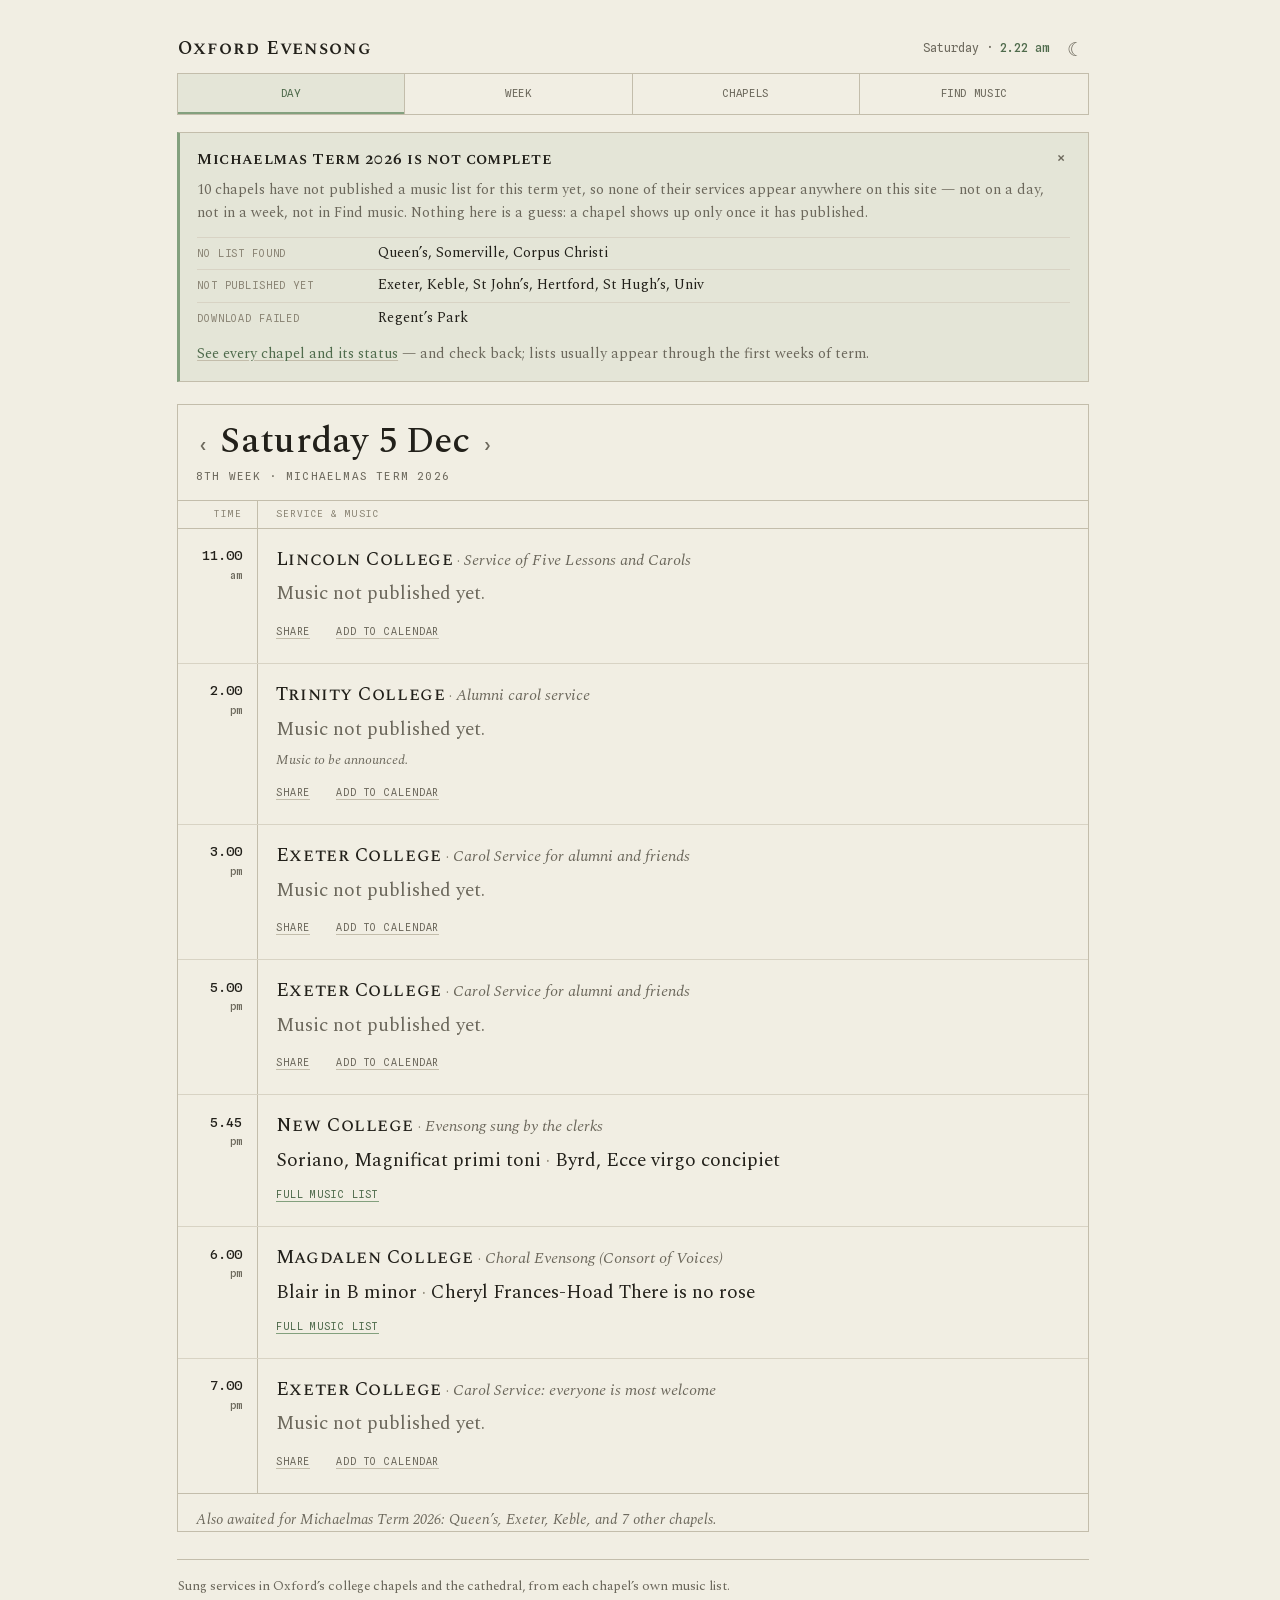
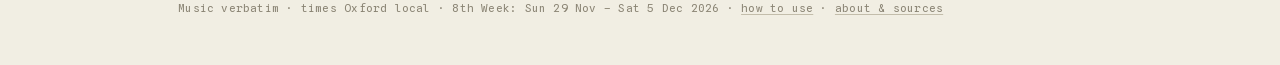
<file: index.html>
<!doctype html>
<html lang="en">
<head>
<meta charset="utf-8">
<meta name="viewport" content="width=device-width, initial-scale=1">
<meta name="color-scheme" content="light dark">
<meta name="description" content="Sung services in Oxford's college chapels and the cathedral: what's on each day, when, and what music is sung, from the chapels' own published music lists.">
<title>Oxford Evensong</title>

<!-- The palette behind the browser / phone chrome, per scheme. -->
<meta name="theme-color" content="#F1EEE3" media="(prefers-color-scheme: light)">
<meta name="theme-color" content="#191813" media="(prefers-color-scheme: dark)">

<!-- Link-unfurl tags. Crawlers read only this static HTML (no JS), so every URL
     shares one generic preview; per-service previews would need generated pages.
     og:url and og:image are absolute because relative URLs don't resolve for
     crawlers. The card itself is rendered from design/og.html — see
     scripts/make-images.mjs. -->
<link rel="canonical" href="https://oxfordevensong.com/">
<meta property="og:type" content="website">
<meta property="og:site_name" content="Oxford Evensong">
<meta property="og:title" content="Oxford Evensong">
<meta property="og:description" content="Sung services in Oxford's college chapels and the cathedral: what's on each day, when, and what music is sung.">
<meta property="og:url" content="https://oxfordevensong.com/">
<meta property="og:image" content="https://oxfordevensong.com/assets/og.png">
<meta property="og:image:width" content="1200">
<meta property="og:image:height" content="630">
<meta property="og:image:alt" content="Oxford Evensong — sung services in Oxford's college chapels and the cathedral.">
<meta property="og:locale" content="en_GB">
<meta name="twitter:card" content="summary_large_image">
<meta name="twitter:title" content="Oxford Evensong">
<meta name="twitter:description" content="Sung services in Oxford's college chapels and the cathedral: what's on each day, when, and what music is sung.">
<meta name="twitter:image" content="https://oxfordevensong.com/assets/og.png">

<link rel="icon" href="assets/favicon.svg" type="image/svg+xml">
<link rel="icon" href="assets/icon-192.png" type="image/png" sizes="192x192">
<link rel="apple-touch-icon" href="assets/icon-180.png">
<link rel="manifest" href="site.webmanifest">
<meta name="apple-mobile-web-app-title" content="Evensong">

<link rel="preload" href="assets/fonts/spectral-400-latin.woff2" as="font" type="font/woff2" crossorigin>
<link rel="preload" href="assets/fonts/spectral-400i-latin.woff2" as="font" type="font/woff2" crossorigin>
<link rel="preload" href="assets/fonts/spectral-500-latin.woff2" as="font" type="font/woff2" crossorigin>
<link rel="preload" href="assets/fonts/spectral-sc-500-latin.woff2" as="font" type="font/woff2" crossorigin>
<link rel="preload" href="assets/fonts/spectral-sc-600-latin.woff2" as="font" type="font/woff2" crossorigin>
<link rel="preload" href="assets/fonts/spline-sans-mono-400-latin.woff2" as="font" type="font/woff2" crossorigin>
<link rel="preload" href="assets/fonts/spline-sans-mono-500-latin.woff2" as="font" type="font/woff2" crossorigin>

<link rel="stylesheet" href="assets/fonts.css">
<link rel="stylesheet" href="assets/style.css">
<script type="module" src="assets/app.js"></script>
</head>
<body>
<a class="skip" href="#main">Skip to the services</a>
<div id="app">
  <div class="sheet">
    <noscript>
      <div class="noscript">
        This site renders the chapels’ music lists in your browser and needs
        JavaScript. The underlying data is plain JSON under
        <a href="data/index.json">data/</a>, and every chapel’s own list is linked
        from the <a href="?view=about">about page</a>.
      </div>
    </noscript>
  </div>
</div>
</body>
</html>
</file>
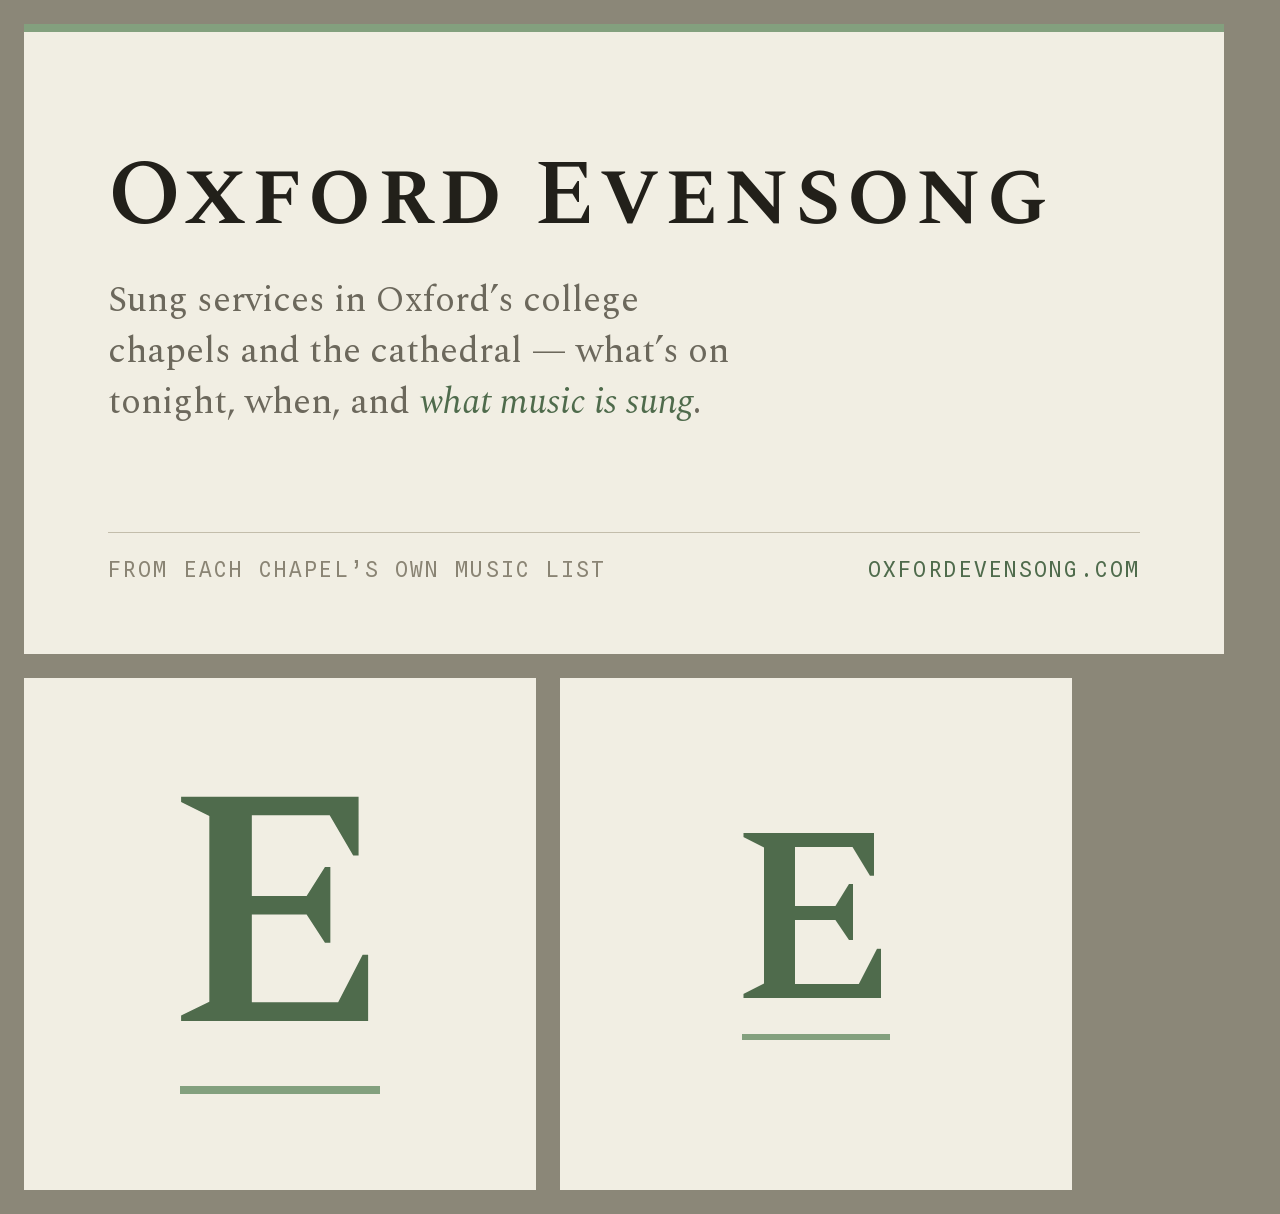
<file: design/og.html>
<!doctype html>
<html lang="en">
<head>
<meta charset="utf-8">
<title>Oxford Evensong — social card + icon artwork</title>
<!--
  Source artwork for the images the site's <head> points at. Rendered to PNG by
  `node scripts/make-images.mjs` (dev-only; needs a locally installed Playwright).
  Palette and type are the site's own — see assets/style.css.
  Open in a browser to review; every artboard is exactly its output size.
-->
<link rel="stylesheet" href="../assets/fonts.css">
<style>
  :root{
    --paper:#F1EEE3; --ink:#22201A; --mid:#6C685C; --faint:#8A8474;
    --rule:#C3BDAB; --accent:#83A07E; --accent-ink:#4F6B4C;
    --serif:"Spectral",Georgia,serif;
    --serif-sc:"Spectral SC","Spectral",Georgia,serif;
    --mono:"Spline Sans Mono",ui-monospace,Menlo,monospace;
  }
  *{box-sizing:border-box;margin:0;padding:0}
  body{background:#8b8778;display:flex;flex-wrap:wrap;gap:24px;padding:24px;align-items:flex-start}
  .board{background:var(--paper);color:var(--ink);font-family:var(--serif);position:relative;overflow:hidden}

  /* ---- 1200x630 link-unfurl card ---- */
  #og{width:1200px;height:630px;padding:72px 84px;display:flex;flex-direction:column}
  #og .rule{height:1px;background:var(--rule)}
  #og .wordmark{
    font-family:var(--serif-sc);font-weight:600;letter-spacing:.045em;
    font-size:92px;line-height:1.05;
  }
  #og .top{margin:auto 0}   /* centre the wordmark + strap in the free space */
  #og .strap{
    font-size:36px;line-height:1.42;color:var(--mid);margin-top:30px;max-width:19.5em;
    text-wrap:balance;
  }
  #og .strap em{font-style:italic;color:var(--accent-ink)}
  #og .foot{
    margin-top:auto;display:flex;justify-content:space-between;align-items:baseline;
    font-family:var(--mono);font-size:21px;letter-spacing:.1em;text-transform:uppercase;
    color:var(--faint);padding-top:24px;border-top:1px solid var(--rule);
  }
  #og .foot .url{color:var(--accent-ink)}
  /* the sage stave that marks the top edge — the site's one accent, used once */
  #og .stave{position:absolute;inset:0 0 auto 0;height:8px;background:var(--accent)}

  /* ---- app / home-screen icon ---- */
  .icon{display:grid;place-items:center;position:relative}
  .icon .glyph{
    font-family:var(--serif-sc);font-weight:600;color:var(--accent-ink);
    letter-spacing:.02em;line-height:1;
  }
  .icon .bar{position:absolute;left:50%;transform:translateX(-50%);background:var(--accent)}

  /* square icon: E filling the tile, a sage rule beneath it */
  #icon512{width:512px;height:512px}
  #icon512 .glyph{font-size:340px;transform:translateY(-14px)}
  #icon512 .bar{bottom:96px;width:200px;height:8px}

  /* maskable: the same mark inside the 80% safe zone, ground bled to the edge */
  #mask512{width:512px;height:512px}
  #mask512 .glyph{font-size:250px;transform:translateY(-10px)}
  #mask512 .bar{bottom:150px;width:148px;height:6px}
</style>
</head>
<body>

<div class="board" id="og">
  <div class="stave"></div>
  <div class="top">
    <div class="wordmark">Oxford Evensong</div>
    <div class="strap">
      Sung services in Oxford’s college chapels and the cathedral — what’s on
      tonight, when, and <em>what music is sung</em>.
    </div>
  </div>
  <div class="foot">
    <span>From each chapel’s own music list</span>
    <span class="url">oxfordevensong.com</span>
  </div>
</div>

<div class="board icon" id="icon512"><span class="glyph">E</span><span class="bar"></span></div>
<div class="board icon" id="mask512"><span class="glyph">E</span><span class="bar"></span></div>

</body>
</html>
</file>
<file: assets/fonts.css>
/* Oxford Evensong — self-hosted fonts (Google Fonts, OFL).
   Spectral & Spectral SC: Production Type. Spline Sans Mono: Studio Triple.
   Latin + Latin-ext subsets only. Regenerated from Google's css2 output. */

@font-face{
  font-family:'Spectral';
  font-style:italic;
  font-weight:400;
  font-display:swap;
  src:url(fonts/spectral-400i-latin-ext.woff2) format('woff2');
  unicode-range:U+0100-02BA, U+02BD-02C5, U+02C7-02CC, U+02CE-02D7, U+02DD-02FF, U+0304, U+0308, U+0329, U+1D00-1DBF, U+1E00-1E9F, U+1EF2-1EFF, U+2020, U+20A0-20AB, U+20AD-20C0, U+2113, U+2C60-2C7F, U+A720-A7FF;
}
@font-face{
  font-family:'Spectral';
  font-style:italic;
  font-weight:400;
  font-display:swap;
  src:url(fonts/spectral-400i-latin.woff2) format('woff2');
  unicode-range:U+0000-00FF, U+0131, U+0152-0153, U+02BB-02BC, U+02C6, U+02DA, U+02DC, U+0304, U+0308, U+0329, U+2000-206F, U+20AC, U+2122, U+2191, U+2193, U+2212, U+2215, U+FEFF, U+FFFD;
}
@font-face{
  font-family:'Spectral';
  font-style:normal;
  font-weight:400;
  font-display:swap;
  src:url(fonts/spectral-400-latin-ext.woff2) format('woff2');
  unicode-range:U+0100-02BA, U+02BD-02C5, U+02C7-02CC, U+02CE-02D7, U+02DD-02FF, U+0304, U+0308, U+0329, U+1D00-1DBF, U+1E00-1E9F, U+1EF2-1EFF, U+2020, U+20A0-20AB, U+20AD-20C0, U+2113, U+2C60-2C7F, U+A720-A7FF;
}
@font-face{
  font-family:'Spectral';
  font-style:normal;
  font-weight:400;
  font-display:swap;
  src:url(fonts/spectral-400-latin.woff2) format('woff2');
  unicode-range:U+0000-00FF, U+0131, U+0152-0153, U+02BB-02BC, U+02C6, U+02DA, U+02DC, U+0304, U+0308, U+0329, U+2000-206F, U+20AC, U+2122, U+2191, U+2193, U+2212, U+2215, U+FEFF, U+FFFD;
}
@font-face{
  font-family:'Spectral';
  font-style:normal;
  font-weight:500;
  font-display:swap;
  src:url(fonts/spectral-500-latin-ext.woff2) format('woff2');
  unicode-range:U+0100-02BA, U+02BD-02C5, U+02C7-02CC, U+02CE-02D7, U+02DD-02FF, U+0304, U+0308, U+0329, U+1D00-1DBF, U+1E00-1E9F, U+1EF2-1EFF, U+2020, U+20A0-20AB, U+20AD-20C0, U+2113, U+2C60-2C7F, U+A720-A7FF;
}
@font-face{
  font-family:'Spectral';
  font-style:normal;
  font-weight:500;
  font-display:swap;
  src:url(fonts/spectral-500-latin.woff2) format('woff2');
  unicode-range:U+0000-00FF, U+0131, U+0152-0153, U+02BB-02BC, U+02C6, U+02DA, U+02DC, U+0304, U+0308, U+0329, U+2000-206F, U+20AC, U+2122, U+2191, U+2193, U+2212, U+2215, U+FEFF, U+FFFD;
}
@font-face{
  font-family:'Spectral';
  font-style:normal;
  font-weight:600;
  font-display:swap;
  src:url(fonts/spectral-600-latin-ext.woff2) format('woff2');
  unicode-range:U+0100-02BA, U+02BD-02C5, U+02C7-02CC, U+02CE-02D7, U+02DD-02FF, U+0304, U+0308, U+0329, U+1D00-1DBF, U+1E00-1E9F, U+1EF2-1EFF, U+2020, U+20A0-20AB, U+20AD-20C0, U+2113, U+2C60-2C7F, U+A720-A7FF;
}
@font-face{
  font-family:'Spectral';
  font-style:normal;
  font-weight:600;
  font-display:swap;
  src:url(fonts/spectral-600-latin.woff2) format('woff2');
  unicode-range:U+0000-00FF, U+0131, U+0152-0153, U+02BB-02BC, U+02C6, U+02DA, U+02DC, U+0304, U+0308, U+0329, U+2000-206F, U+20AC, U+2122, U+2191, U+2193, U+2212, U+2215, U+FEFF, U+FFFD;
}
@font-face{
  font-family:'Spectral SC';
  font-style:normal;
  font-weight:500;
  font-display:swap;
  src:url(fonts/spectral-sc-500-latin-ext.woff2) format('woff2');
  unicode-range:U+0100-02BA, U+02BD-02C5, U+02C7-02CC, U+02CE-02D7, U+02DD-02FF, U+0304, U+0308, U+0329, U+1D00-1DBF, U+1E00-1E9F, U+1EF2-1EFF, U+2020, U+20A0-20AB, U+20AD-20C0, U+2113, U+2C60-2C7F, U+A720-A7FF;
}
@font-face{
  font-family:'Spectral SC';
  font-style:normal;
  font-weight:500;
  font-display:swap;
  src:url(fonts/spectral-sc-500-latin.woff2) format('woff2');
  unicode-range:U+0000-00FF, U+0131, U+0152-0153, U+02BB-02BC, U+02C6, U+02DA, U+02DC, U+0304, U+0308, U+0329, U+2000-206F, U+20AC, U+2122, U+2191, U+2193, U+2212, U+2215, U+FEFF, U+FFFD;
}
@font-face{
  font-family:'Spectral SC';
  font-style:normal;
  font-weight:600;
  font-display:swap;
  src:url(fonts/spectral-sc-600-latin-ext.woff2) format('woff2');
  unicode-range:U+0100-02BA, U+02BD-02C5, U+02C7-02CC, U+02CE-02D7, U+02DD-02FF, U+0304, U+0308, U+0329, U+1D00-1DBF, U+1E00-1E9F, U+1EF2-1EFF, U+2020, U+20A0-20AB, U+20AD-20C0, U+2113, U+2C60-2C7F, U+A720-A7FF;
}
@font-face{
  font-family:'Spectral SC';
  font-style:normal;
  font-weight:600;
  font-display:swap;
  src:url(fonts/spectral-sc-600-latin.woff2) format('woff2');
  unicode-range:U+0000-00FF, U+0131, U+0152-0153, U+02BB-02BC, U+02C6, U+02DA, U+02DC, U+0304, U+0308, U+0329, U+2000-206F, U+20AC, U+2122, U+2191, U+2193, U+2212, U+2215, U+FEFF, U+FFFD;
}
@font-face{
  font-family:'Spline Sans Mono';
  font-style:normal;
  font-weight:400;
  font-display:swap;
  src:url(fonts/spline-sans-mono-400-latin-ext.woff2) format('woff2');
  unicode-range:U+0100-02BA, U+02BD-02C5, U+02C7-02CC, U+02CE-02D7, U+02DD-02FF, U+0304, U+0308, U+0329, U+1D00-1DBF, U+1E00-1E9F, U+1EF2-1EFF, U+2020, U+20A0-20AB, U+20AD-20C0, U+2113, U+2C60-2C7F, U+A720-A7FF;
}
@font-face{
  font-family:'Spline Sans Mono';
  font-style:normal;
  font-weight:400;
  font-display:swap;
  src:url(fonts/spline-sans-mono-400-latin.woff2) format('woff2');
  unicode-range:U+0000-00FF, U+0131, U+0152-0153, U+02BB-02BC, U+02C6, U+02DA, U+02DC, U+0304, U+0308, U+0329, U+2000-206F, U+20AC, U+2122, U+2191, U+2193, U+2212, U+2215, U+FEFF, U+FFFD;
}
@font-face{
  font-family:'Spline Sans Mono';
  font-style:normal;
  font-weight:500;
  font-display:swap;
  src:url(fonts/spline-sans-mono-500-latin-ext.woff2) format('woff2');
  unicode-range:U+0100-02BA, U+02BD-02C5, U+02C7-02CC, U+02CE-02D7, U+02DD-02FF, U+0304, U+0308, U+0329, U+1D00-1DBF, U+1E00-1E9F, U+1EF2-1EFF, U+2020, U+20A0-20AB, U+20AD-20C0, U+2113, U+2C60-2C7F, U+A720-A7FF;
}
@font-face{
  font-family:'Spline Sans Mono';
  font-style:normal;
  font-weight:500;
  font-display:swap;
  src:url(fonts/spline-sans-mono-500-latin.woff2) format('woff2');
  unicode-range:U+0000-00FF, U+0131, U+0152-0153, U+02BB-02BC, U+02C6, U+02DA, U+02DC, U+0304, U+0308, U+0329, U+2000-206F, U+20AC, U+2122, U+2191, U+2193, U+2212, U+2215, U+FEFF, U+FFFD;
}
</file>
<file: assets/style.css>
/* Oxford Evensong — site stylesheet (direction H2).
   Tokens + shared components for every view. Light is the default; the evening
   palette follows prefers-color-scheme and a manual [data-theme] on <html>.
   Promoted from design/style.css; view-specific blocks added below the rule. */

:root{
  /* Tell the browser which scheme its own surfaces are painted in — scrollbars,
     select popups, form controls, the caret. Without this they follow the OS
     and ignore the masthead toggle, so a manually-chosen evening page keeps
     light scrollbars and light dropdowns. Mirrors the token blocks below. */
  color-scheme:light;

  --paper:#F1EEE3;      /* page ground */
  --board:#F1EEE3;      /* the bounded feed rectangle */
  --ink:#22201A;        /* body text */
  --mid:#6C685C;        /* kind, said/ghost rows, footer, clock */
  --faint:#8A8474;      /* slot labels, column header */
  --hair:#D8D3C4;       /* entry dividers */
  --rule:#C3BDAB;       /* board frame, column rule, header/date/footer rules */
  --accent:#83A07E;     /* sage — left-bars, nav underline, tint base */
  --accent-ink:#4F6B4C; /* sage text — occasion, links, clock highlight */
  --accent-tint:rgba(131,160,126,.12); /* expanded-row background (open/selected) */
  --accent-hover:rgba(131,160,126,.06); /* passing hover — lighter than the tint */
  --wk-sel:#E6ECE1;     /* opaque ground for the picker's shown week */

  --serif:"Spectral","Iowan Old Style",Georgia,"Times New Roman",serif;
  --serif-sc:"Spectral SC","Spectral","Iowan Old Style",Georgia,serif;
  --mono:"Spline Sans Mono",ui-monospace,"Cascadia Mono",Menlo,Consolas,monospace;
}

@media (prefers-color-scheme:dark){
  :root:not([data-theme="light"]){
    color-scheme:dark;
    --paper:#191813;
    --board:#211F19;
    --ink:#E9E3D4;
    --mid:#9C9585;
    --faint:#847D6D;
    --hair:#37332A;
    --rule:#453F34;
    --accent:#93B38D;
    --accent-ink:#AEC9A8;
    --accent-tint:rgba(147,179,141,.13);
    --accent-hover:rgba(147,179,141,.06);
    --wk-sel:#2B382A;
  }
}
:root[data-theme="dark"]{
  color-scheme:dark;
  --paper:#191813;
  --board:#211F19;
  --ink:#E9E3D4;
  --mid:#9C9585;
  --faint:#847D6D;
  --hair:#37332A;
  --rule:#453F34;
  --accent:#93B38D;
  --accent-ink:#AEC9A8;
  --accent-tint:rgba(147,179,141,.13);
  --accent-hover:rgba(147,179,141,.06);
  --wk-sel:#2B382A;
}

*{box-sizing:border-box;margin:0;padding:0}
main{display:block}
html{background:var(--paper);scrollbar-gutter:stable}
body{
  background:var(--paper);
  color:var(--ink);
  font-family:var(--serif);
  font-size:19px;
  line-height:1.5;
  -webkit-font-smoothing:antialiased;
  padding:1.9rem 1.4rem 3rem;
}
/* A column so the footer sits at the foot of a short view (an empty day, the
   error state) instead of floating halfway up the page. `dvh` so mobile browser
   chrome collapsing doesn't leave a gap. */
.sheet{
  max-width:57rem;margin:0 auto;
  display:flex;flex-direction:column;min-height:calc(100dvh - 4.9rem);
}
.sheet > main{flex:1 0 auto;min-width:0}

/* Skip link — off-screen until focused, then a small board-styled chip. */
.skip{
  position:absolute;left:.6rem;top:.6rem;z-index:10;
  transform:translateY(-160%);
  background:var(--board);color:var(--accent-ink);
  border:1px solid var(--rule);
  font-family:var(--mono);font-size:.7rem;text-transform:uppercase;letter-spacing:.08em;
  padding:.55rem .8rem;text-decoration:none;
}
.skip:focus{transform:none}
.mono{font-family:var(--mono)}
em{font-style:italic}
a{color:inherit}

:focus-visible{outline:2px solid var(--accent-ink);outline-offset:2px;border-radius:1px}
/* after a view switch we move focus to the heading (or a jumped-to entry) purely
   as an orientation cue for assistive tech — those targets carry tabindex="-1"
   and must not paint a visible ring, especially on touch. */
#main [tabindex="-1"]:focus{outline:none}
.sr-only{position:absolute;width:1px;height:1px;padding:0;margin:-1px;overflow:hidden;clip:rect(0 0 0 0);white-space:nowrap;border:0}
.summary .mid{color:var(--faint)}
.entry .chapel a{text-decoration:none;color:inherit}
.js .entry.collapsible:not(.open) .chapel a:hover{text-decoration:underline;text-decoration-color:var(--rule)}

/* ---- masthead ---- */
.masthead{
  display:flex;justify-content:space-between;align-items:center;gap:1rem;
  padding:.3rem .1rem .65rem;
}
.masthead .mark{
  font-family:var(--serif-sc);font-weight:600;
  font-size:1.16rem;letter-spacing:.05em;
  text-decoration:none;color:var(--ink);
}
.masthead .right{display:flex;align-items:center;gap:.9rem}
.masthead .clock{font-family:var(--mono);font-size:.74rem;color:var(--mid)}
.masthead .clock b{color:var(--accent-ink);font-weight:500}
.masthead .toggle{
  font-family:var(--mono);font-size:1.2rem;line-height:1;
  background:none;border:none;cursor:pointer;
  color:var(--mid);padding:0 .2rem;
  -webkit-tap-highlight-color:transparent;
}
.masthead .toggle:hover{color:var(--accent-ink)}

/* ---- nav ---- */
nav{
  display:grid;grid-template-columns:repeat(4,1fr);
  border:1px solid var(--rule);
}
nav a{
  font-family:var(--mono);
  text-transform:uppercase;letter-spacing:.06em;font-size:.67rem;
  text-align:center;padding:.72rem .3rem;
  color:var(--mid);text-decoration:none;
  border-right:1px solid var(--rule);
}
nav a:last-child{border-right:none}
nav a[aria-current]{
  color:var(--accent-ink);background:var(--accent-tint);
  box-shadow:inset 0 -2px 0 var(--accent);
}
nav a:hover{color:var(--accent-ink)}

/* ---- the board ---- */
.board{
  border:1px solid var(--rule);
  background:var(--board);
  margin-top:1.4rem;
}
.datehead{padding:1.05rem 1.15rem .95rem;border-bottom:1px solid var(--rule)}
.datehead h1{font-weight:500;font-size:2.3rem;line-height:1.05;letter-spacing:.005em}
.datehead .nav-day{
  display:flex;align-items:baseline;gap:.55rem;
}
/* no flex-wrap + a shrinkable title: when the date / week name is too long for
   one line its own text wraps, rather than the › arrow dropping to a new line */
.datehead .nav-day > h1,
.datehead .nav-day > h2{min-width:0}
/* the Tonight heading is an <h1> wrapping the date/picker button; the button
   carries the type, the h1 must not add a box of its own */
.datehead .nav-day .daytitle{font:inherit;font-weight:500;font-size:2.3rem;line-height:1.05}
.datehead .nav-day .wknav-title{font-weight:500;font-size:1.4rem;line-height:1.1}
.datehead .nav-day a,
.datehead .nav-day .step{
  font-family:var(--mono);font-size:1.3rem;line-height:1;
  color:var(--mid);text-decoration:none;flex:none;
  padding:0 .1rem;background:none;border:none;cursor:pointer;
}
.datehead .nav-day a:hover,
.datehead .nav-day .step:hover{color:var(--accent-ink)}
.datehead .nav-day .pick{
  display:block;                /* fill the (shrinkable) h1 so long titles wrap here */
  font-family:inherit;font-size:inherit;font-weight:500;letter-spacing:.005em;
  color:var(--ink);background:none;border:none;cursor:pointer;text-align:left;
  padding:0;line-height:1.05;
  -webkit-tap-highlight-color:transparent;
}
.datehead .nav-day .pick:hover{color:var(--accent-ink)}
/* own line, directly under the arrow row — a fixed spot that never moves with
   the length of the date / week title beside the arrows */
.datehead .jump{
  display:inline-block;margin-top:.5rem;padding:.15rem .25rem;margin-left:-.25rem;
  font-family:var(--mono);text-transform:uppercase;letter-spacing:.1em;
  font-size:.62rem;color:var(--mid);text-decoration:none;
  -webkit-tap-highlight-color:transparent;
}
.datehead .jump:hover{color:var(--accent-ink)}
.datehead .jump + .wk{margin-top:.35rem}
.datehead .wk{
  font-family:var(--mono);
  text-transform:uppercase;letter-spacing:.11em;font-size:.68rem;
  color:var(--mid);margin-top:.5rem;
}
.datehead .wk .occ{color:var(--accent-ink)}

/* ---- column header ---- */
.colhead{
  display:grid;grid-template-columns:5rem 1fr;
  border-bottom:1px solid var(--rule);
  font-family:var(--mono);
  text-transform:uppercase;letter-spacing:.1em;font-size:.58rem;
  color:var(--faint);
}
.colhead span{padding:.4rem .9rem .4rem 0;text-align:right;border-right:1px solid var(--rule)}
.colhead span + span{padding:.4rem 1.15rem;text-align:left;border-right:none}

/* the colhead opens the day's feed with a rule; a matching rule closes it —
   unless the last entry is open, which already frames its own end. If the feed
   is the board's last child its own border serves as that closing rule. */
.feed.closed{border-bottom:1px solid var(--rule)}
.feed.closed:last-child{border-bottom-width:0}

/* ---- service entry ---- */
.entry{
  display:grid;grid-template-columns:5rem 1fr;
  border-bottom:1px solid var(--hair);
  /* when a Week chip / search row scrolls this entry to the top, leave a little
     air above it rather than butting it against the viewport edge */
  scroll-margin-top:1.5rem;
}
.entry:last-child{border-bottom:none}
/* open reads as a bounded "selected" card: left accent bar + rules top and bottom
   (heavier than the --hair divider, so two open entries in a row separate cleanly).
   The grid track shrinks by the border width to keep the time column rule aligned
   with the collapsed rows and the column header. */
.entry.open{
  background:var(--accent-tint);
  grid-template-columns:calc(5rem - 3px) 1fr;
  border-left:3px solid var(--accent);
  border-top:1px solid var(--rule);
  border-bottom:1px solid var(--rule);
}
.entry > .time{
  font-family:var(--mono);
  font-size:.8rem;font-weight:500;
  padding:1.1rem .9rem 1.1rem 0;
  border-right:1px solid var(--rule);
  text-align:right;
}
.entry > .time .m{display:block;font-size:.63rem;color:var(--mid);margin-top:.16rem}
.entry > .body{padding:1.05rem 1.15rem 1.15rem 1.15rem;min-width:0}
.js .entry.collapsible:not(.open) > .body{cursor:pointer}
.js .entry.collapsible:not(.open):hover{background:var(--accent-hover)}

.entry .chapel{font-family:var(--serif-sc);font-weight:500;letter-spacing:.03em;font-size:1.16rem}
.entry .kind{font-style:italic;color:var(--mid);font-size:1rem}
.entry .kind::before{content:"  ·  ";font-style:normal;color:var(--faint)}
.entry .choir{font-style:italic;color:var(--mid);font-size:.92rem;display:block;margin-top:.2rem}
.entry .occ{
  display:block;margin-top:.36rem;
  font-family:var(--mono);
  text-transform:uppercase;letter-spacing:.08em;font-size:.64rem;
  color:var(--accent-ink);
}
.entry .summary{margin-top:.4rem;max-width:44rem;text-wrap:pretty}
.entry .preacher{margin-top:.35rem;font-size:.88rem;color:var(--mid)}
.entry .preacher b{font-family:var(--mono);font-weight:400;font-size:.64rem;text-transform:uppercase;letter-spacing:.08em;color:var(--faint);margin-right:.4em}
.entry .notes{margin-top:.35rem;font-size:.85rem;color:var(--mid);font-style:italic;max-width:44rem;text-wrap:pretty}

.disclose{
  position:relative;
  display:inline-block;margin-top:.8rem;
  font-family:var(--mono);
  text-transform:uppercase;letter-spacing:.09em;font-size:.62rem;
  color:var(--accent-ink);
  background:none;border:none;cursor:pointer;
  box-shadow:inset 0 -1px 0 var(--accent);padding:0 0 2px;
}
/* enlarge the tap target without moving the underline (WCAG 2.5.8) */
.disclose::after{content:"";position:absolute;inset:-11px -8px}

.share,.cal{
  position:relative;
  display:none;margin-top:.8rem;margin-left:1.6rem;
  font-family:var(--mono);
  text-transform:uppercase;letter-spacing:.09em;font-size:.62rem;
  color:var(--mid);
  background:none;border:none;cursor:pointer;
  box-shadow:inset 0 -1px 0 var(--rule);padding:0 0 2px;
  -webkit-tap-highlight-color:transparent;
}
.share::after,.cal::after{content:"";position:absolute;inset:-11px -8px}
.share:hover,.cal:hover{color:var(--accent-ink);box-shadow:inset 0 -1px 0 var(--accent)}
.share.done,.cal.done{color:var(--accent-ink);box-shadow:none;cursor:default}
/* shown only where it makes sense, and only with JS (the handlers live in app.js) */
.js .entry.open .share,.js .entry.open .cal,
.js .entry:not(.collapsible) .share,
.js .entry:not(.collapsible) .cal{display:inline-block}
/* said / not-yet-published entries have no disclosure button beside it, so it
   sits flush-left as its own line rather than indented against nothing */
.entry:not(.collapsible) .share{margin-left:0;margin-top:1rem}

.music{margin-top:.9rem;border-top:1px solid var(--rule);padding-top:.6rem;max-width:44rem}
.music .row{display:grid;grid-template-columns:6.6rem 1fr;column-gap:1.1rem;padding:.28rem 0}
.music dt{
  font-family:var(--mono);
  text-transform:uppercase;letter-spacing:.04em;font-size:.62rem;
  color:var(--faint);padding-top:.6em;
}
.music dd{font-size:1rem}
.music .first-perf{font-family:var(--mono);font-size:.58rem;text-transform:uppercase;letter-spacing:.08em;color:var(--accent-ink);margin-left:.5em;white-space:nowrap}

.flag{
  margin-top:.95rem;padding-left:1rem;
  border-left:3px solid var(--accent);
  font-style:italic;font-size:.92rem;max-width:43rem;color:var(--ink);
  text-wrap:pretty;
}
.src{margin-top:.65rem;font-size:.8rem;color:var(--mid)}
.src a{color:var(--mid);text-decoration:underline;text-decoration-color:var(--rule);text-underline-offset:2px}

/* ---- states ---- */
.entry.said .chapel{color:var(--mid)}
.entry.said .kind{color:var(--mid)}
.entry.said .summary{font-style:italic;color:var(--mid)}
.entry.ghost .time,.entry.ghost .chapel,.entry.ghost .kind{color:var(--mid)}
.entry.ghost .flagline,
.tag-dashed{
  font-family:var(--mono);
  text-transform:uppercase;letter-spacing:.05em;font-size:.65rem;
  display:inline-block;margin-top:.4rem;
  border:1px dashed var(--mid);padding:.16rem .42rem;color:var(--mid);
}
.entry.lowconf .chapel::after,
.entry.lowconf.novenue .kind::after{
  content:"?";
  font-family:var(--serif);font-size:.7em;color:var(--accent-ink);
  vertical-align:.35em;margin-left:.15em;
}

/* A chapel's own page: the venue name is the page title, so entries drop it and
   the service type leads in its place — no separator dot, ink not grey. */
.entry.novenue .kind{
  font-style:normal;color:var(--ink);
  font-family:var(--serif-sc);font-weight:500;letter-spacing:.03em;font-size:1.16rem;
}
.entry.novenue .kind::before{content:none}
.entry.said.novenue .kind{color:var(--mid)}

.empty{
  padding:2.4rem 1.15rem;text-align:center;
  color:var(--mid);font-style:italic;font-size:1.05rem;
}
.empty p{max-width:34rem;margin:0 auto}
.empty .mono{display:block;font-style:normal;font-size:.66rem;text-transform:uppercase;letter-spacing:.09em;color:var(--faint);margin-top:.6rem}
.empty a{color:var(--accent-ink);text-decoration:underline;text-decoration-color:var(--rule);text-underline-offset:2px}

/* the "opens on the chapel's own site" arrow beside a music-list link (the SVG
   is in views.js — U+2197 is an emoji codepoint, and iOS has no text font for
   it, so the character arrives as a blue emoji) */
.extarrow{
  width:.66em;height:.66em;margin-left:.3em;vertical-align:-.03em;
  fill:none;stroke:currentColor;stroke-width:1.3;
  stroke-linecap:round;stroke-linejoin:round;
}

/* ---- "this term is not complete" notice ----
   Shown once per term between the nav and the board (inserted by app.js, which
   also remembers the dismissal). Sage-barred like an entry rather than boxed in
   warning colours: it is a statement about coverage, not an error. */
.pending{
  border:1px solid var(--rule);border-left:3px solid var(--accent);
  background:var(--accent-tint);
  margin-top:1.1rem;padding:.85rem 1.1rem .95rem;
}
.pending-head{display:flex;align-items:baseline;gap:1rem}
.pending h2{
  flex:1;margin:0;
  font-family:var(--serif-sc);font-weight:600;font-size:1rem;letter-spacing:.03em;
  color:var(--ink);
}
.pending-x{
  flex:none;border:0;background:none;cursor:pointer;
  font-family:var(--mono);font-size:1.05rem;line-height:1;color:var(--mid);
  padding:.15rem .25rem;border-radius:2px;
}
.pending-x:hover{color:var(--ink)}
.pending p{margin:.5rem 0 0;font-size:.89rem;color:var(--mid);line-height:1.62}
.pending-list{margin:.75rem 0 0;padding:0;list-style:none}
.pending-list li{
  display:flex;gap:.8rem;align-items:baseline;
  padding:.32rem 0;border-top:1px solid var(--hair);
}
.pending-why{
  flex:none;width:10.5rem;
  font-family:var(--mono);font-size:.63rem;
  text-transform:uppercase;letter-spacing:.085em;color:var(--faint);
}
.pending-who{color:var(--ink);font-size:.89rem;line-height:1.5}
.pending-foot{margin-top:.75rem}
.pending-foot a{
  color:var(--accent-ink);text-decoration:underline;
  text-decoration-color:var(--rule);text-underline-offset:2px;
}
/* Stack the reason above the chapels once the two columns stop fitting. */
@media (max-width:34rem){
  .pending-list li{display:block}
  .pending-why{width:auto;display:block;margin-bottom:.2rem}
}

.awaiting{padding:.95rem 1.15rem 0;font-style:italic;color:var(--mid);font-size:.92rem}
.daynote{
  padding:.9rem 1.15rem;border-bottom:1px solid var(--rule);
  font-style:italic;color:var(--mid);font-size:.9rem;
}

footer{
  margin-top:1.7rem;border-top:1px solid var(--rule);
  padding:1rem .1rem 0;
  font-size:.83rem;color:var(--mid);line-height:1.6;
}
footer .mono{display:block;font-size:.68rem;letter-spacing:.02em;margin-top:.15rem;color:var(--faint)}
footer a{text-decoration:underline;text-decoration-color:var(--rule);text-underline-offset:2px}

/* ================================================================
   View-specific blocks
   ================================================================ */

/* ---- progressive enhancement: collapse music only when JS is on ----
   No JS  : .music shown inline, .summary + .disclose hidden (full list always).
   JS, closed: .summary + .disclose shown, .music hidden.
   JS, open  : .summary hidden, .music shown. */
.disclose{display:none}
:root:not(.js) .entry.collapsible .summary{display:none}
.js .entry.collapsible .disclose{display:inline-block}
.js .entry.collapsible:not(.open) .music{display:none}
.js .entry.collapsible.open .summary{display:none}

/* ---- expand motion ---- */
@keyframes ox-reveal{from{opacity:0}to{opacity:1}}
@media (prefers-reduced-motion:no-preference){
  .js .entry.collapsible.open .music{animation:ox-reveal .13s ease}
}

/* ---- week grid ---- */
.sheet.wide{max-width:68rem}
/* Only the week board wants the extra width. Hold the masthead / nav / footer
   at the standard column so crossing between Day and Week doesn't shift the
   whole chrome sideways — they stay centred, exactly where they were. */
.sheet.wide > .masthead,
.sheet.wide > nav,
.sheet.wide > .pending,
.sheet.wide > footer{width:100%;max-width:57rem;margin-inline:auto}
.wgrid{display:grid;grid-template-columns:repeat(7,1fr);border-bottom:1px solid var(--rule)}
.col{border-right:1px solid var(--rule);min-width:0;display:flex;flex-direction:column}
.col:last-child{border-right:none}
.col.today{background:var(--accent-tint)}

.colday{
  padding:.6rem .6rem;min-height:3.1rem;
  border-bottom:1px solid var(--rule);
  font-family:var(--mono);text-transform:uppercase;letter-spacing:.05em;
  font-size:.63rem;color:var(--ink);text-decoration:none;display:block;
}
.colday:hover .d{color:var(--accent-ink)}
.colday .n{color:var(--faint)}
.colday .occ{display:block;color:var(--accent-ink);font-size:.56rem;margin-top:.22rem;letter-spacing:.03em}
.col.today .colday{box-shadow:inset 0 -2px 0 var(--accent)}
.col.today .colday .d{color:var(--accent-ink)}

.chip{
  display:block;padding:.62rem .6rem .66rem;
  border-bottom:1px solid var(--hair);
  text-decoration:none;color:var(--ink);
}
/* every chip keeps its bottom border (incl. the last in a column) so each
   evensong box is closed; the grid's own border-bottom draws the edge that
   spans all seven columns below the tallest one. */
.chip:hover{background:var(--accent-hover)}
.col.today .chip:hover{background:rgba(0,0,0,.04)}
.chip .t{font-family:var(--mono);font-size:.65rem;font-weight:500;color:var(--mid);letter-spacing:.01em}
.chip .c{
  display:block;font-family:var(--serif-sc);font-weight:500;
  font-size:.94rem;letter-spacing:.02em;margin:.16rem 0 .05rem;
}
.chip .k{display:block;font-style:italic;color:var(--mid);font-size:.72rem;line-height:1.3}
.chip .mus{
  display:-webkit-box;-webkit-box-orient:vertical;-webkit-line-clamp:2;overflow:hidden;
  font-size:.74rem;line-height:1.32;margin-top:.32rem;color:var(--ink);
  text-wrap:pretty;
}
.chip.lowconf .c::after{content:"?";color:var(--accent-ink);font-family:var(--serif);vertical-align:.35em;font-size:.7em;margin-left:.1em}
.chip.said .c{color:var(--mid)}
.chip.said .mus{color:var(--mid);font-style:italic}
.col .none{padding:.9rem .6rem;color:var(--faint);font-style:italic;font-size:.72rem}

@media (max-width:820px){
  .sheet.wide{max-width:57rem}
  .wgrid{display:block}
  .col{border-right:none;border-top:1px solid var(--rule)}
  .col:first-child{border-top:none}
  .col.today{background:none}
  .colday{letter-spacing:.1em;font-size:.7rem;padding:.75rem 1.15rem .6rem;min-height:0}
  .col.today .colday{background:var(--accent-tint)}
  /* stacked: the next day's .col border-top is the divider, so the last chip in
     a column doesn't need its own; .wgrid's border-bottom closes the final one */
  .chip:last-child{border-bottom:none}
  .chip{padding:.75rem 1.15rem .8rem}
  .chip .c{font-size:1.08rem;margin-top:.2rem}
  .chip .k{font-size:.9rem}
  .chip .mus{font-size:.92rem;-webkit-line-clamp:none;line-height:1.4}
}

/* ---- chapel page header ---- */
.chapelhead{padding:1.05rem 1.15rem 1.15rem;border-bottom:1px solid var(--rule)}
.chapelhead .toprow{display:flex;justify-content:space-between;align-items:baseline;gap:1rem;flex-wrap:wrap}
.chapelhead h1{font-family:var(--serif-sc);font-weight:600;font-size:1.5rem;letter-spacing:.03em;line-height:1.1}
.chapelhead .back{
  font-family:var(--mono);font-size:.63rem;text-transform:uppercase;letter-spacing:.06em;
  color:var(--accent-ink);text-decoration:none;flex:none;
}
.chapelhead .back:hover{text-decoration:underline}
.chapelhead .sub{margin-top:.4rem;font-style:italic;color:var(--mid);font-size:.95rem}
.chapelhead .addr{margin-top:.15rem;font-size:.9rem;color:var(--mid)}
.chapelhead .pattern{margin-top:.6rem;max-width:44rem;font-size:.95rem}
.chapelhead .access{margin-top:.35rem;max-width:44rem;font-size:.88rem;color:var(--mid)}
.chapelhead .listlink{
  display:inline-block;margin-top:.7rem;
  font-family:var(--mono);font-size:.62rem;text-transform:uppercase;letter-spacing:.08em;
  color:var(--accent-ink);text-decoration:none;
  box-shadow:inset 0 -1px 0 var(--accent);padding:0 0 2px;
}
.daygroup{border-bottom:1px solid var(--hair)}
.daygroup:last-child{border-bottom:none}
.daygroup > h3{
  font-family:var(--mono);text-transform:uppercase;letter-spacing:.1em;font-size:.6rem;
  font-weight:400;color:var(--faint);padding:.85rem 1.15rem .1rem;
}

/* ---- chapels list ---- */
.venues{list-style:none}
.venues li{border-bottom:1px solid var(--hair)}
.venues li:last-child{border-bottom:none}
.venues a{
  display:grid;grid-template-columns:1fr auto;column-gap:1.6rem;align-items:start;
  padding:1rem 1.15rem;text-decoration:none;color:var(--ink);
}
.js .venues a:hover{background:var(--accent-hover)}
.venues .main{min-width:0}
.venues .name{
  display:block;
  font-family:var(--serif-sc);font-weight:500;letter-spacing:.03em;font-size:1.12rem;
}
.venues .choir{display:block;font-style:italic;color:var(--mid);font-size:.9rem;margin-top:.12rem}
.venues .pat{
  display:-webkit-box;-webkit-box-orient:vertical;-webkit-line-clamp:2;overflow:hidden;
  font-size:.86rem;color:var(--mid);margin-top:.2rem;max-width:46rem;
}
.venues .chip-status{
  font-family:var(--mono);font-size:.56rem;text-transform:uppercase;letter-spacing:.06em;
  border:1px dashed var(--mid);color:var(--mid);padding:.1rem .38rem;
  display:inline-block;margin-top:.35rem;
}
/* what's actually coming up here — the reason to read a directory at all */
.venues .aside{
  text-align:right;font-family:var(--mono);white-space:nowrap;
  display:flex;flex-direction:column;gap:.12rem;padding-top:.15rem;
}
.venues .aside .lbl{font-size:.55rem;text-transform:uppercase;letter-spacing:.1em;color:var(--faint)}
.venues .aside .when{font-size:.78rem;color:var(--accent-ink)}
.venues .aside .held{font-size:.6rem;color:var(--faint);letter-spacing:.03em}

/* ---- search ---- */
.search-box{padding:1.05rem 1.15rem;border-bottom:1px solid var(--rule)}
.search-box label{
  display:block;font-family:var(--mono);text-transform:uppercase;letter-spacing:.08em;
  font-size:.58rem;color:var(--faint);margin-bottom:.4rem;
}
.search-box input{
  width:100%;max-width:32rem;
  font-family:var(--serif);font-size:1.1rem;color:var(--ink);
  background:var(--paper);border:1px solid var(--rule);
  padding:.5rem .65rem;
}
.search-box input:focus-visible{outline:2px solid var(--accent-ink);outline-offset:1px}
.search-filters{
  display:flex;flex-wrap:wrap;gap:.7rem 1.1rem;align-items:end;
  padding:.85rem 1.15rem;border-bottom:1px solid var(--rule);
}
.search-filters label{
  display:flex;flex-direction:column;gap:.3rem;
  font-family:var(--mono);text-transform:uppercase;letter-spacing:.08em;
  font-size:.56rem;color:var(--faint);
}
.search-filters select{
  font-family:var(--serif);font-size:.92rem;color:var(--ink);
  background:var(--paper);border:1px solid var(--rule);padding:.32rem .4rem;
}
.search-filters label.check{
  flex-direction:row;align-items:center;gap:.5rem;
  font-size:.62rem;letter-spacing:.06em;color:var(--mid);align-self:center;cursor:pointer;
}
/* custom checkbox: a drawn box with a sage tick, in the design's own language */
.search-filters label.check input{
  appearance:none;-webkit-appearance:none;margin:0;flex:none;
  width:1rem;height:1rem;display:grid;place-content:center;cursor:pointer;
  background:var(--paper);border:1px solid var(--rule);border-radius:0;
}
.search-filters label.check input::before{
  content:"";width:.62rem;height:.62rem;background:var(--accent-ink);
  transform:scale(0);transition:transform .1s ease;
  clip-path:polygon(13% 46%,0 63%,40% 100%,100% 22%,84% 7%,38% 68%);
}
.search-filters label.check input:checked{border-color:var(--accent);background:var(--accent-tint)}
.search-filters label.check input:checked::before{transform:scale(1)}
.search-filters select:focus-visible,
.search-filters label.check input:focus-visible{outline:2px solid var(--accent-ink);outline-offset:2px}
@media (prefers-reduced-motion:reduce){
  .search-filters label.check input::before{transition:none}
}

/* narrow: an explicit grid of full-width controls — iOS Safari renders bare
   <select> very tall and the desktop column-flex collapses (#12) */
@media (max-width:680px){
  .search-filters{
    display:grid;grid-template-columns:1fr 1fr;gap:.85rem .8rem;align-items:start;
  }
  .search-filters label:not(.check){position:relative;min-width:0}
  .search-filters select{
    width:100%;min-height:44px;font-size:1rem;
    appearance:none;-webkit-appearance:none;border-radius:0;
    padding:.55rem 1.9rem .55rem .6rem;
  }
  /* select caret — a CSS triangle, themed via border-color; not an icon asset */
  .search-filters label:not(.check)::after{
    content:"";position:absolute;right:.75rem;bottom:1.05rem;pointer-events:none;
    border:.3rem solid transparent;border-top-color:var(--mid);border-bottom:0;
  }
  .search-filters label.check{grid-column:1 / -1;min-height:44px}
}
@media (max-width:520px){
  .search-filters{grid-template-columns:1fr}
  .search-filters label.check{grid-column:auto}
}
.search-count{padding:.8rem 1.15rem 0;font-family:var(--mono);font-size:.6rem;text-transform:uppercase;letter-spacing:.08em;color:var(--faint)}
.search-count a{color:var(--faint)}
.result-day > h2{
  font-family:var(--serif);font-weight:500;font-size:1.05rem;
  padding:1rem 1.15rem .2rem;
}
.result-day .r{
  display:block;padding:.55rem 1.15rem .7rem;text-decoration:none;color:var(--ink);
}
.js .result-day .r:hover{background:var(--accent-hover)}
/* date / date-desc sort: the day is the delimited unit — a rule between day
   groups, nothing between rows of the same day (#13) */
.result-day.byday + .result-day.byday{border-top:1px solid var(--rule)}
/* composer / chapel sort: no day grouping, so keep per-row hairlines */
.result-day.flat .r{border-bottom:1px solid var(--hair)}
.result-day.flat .r:last-child{border-bottom:none}
.result-day .r .t{font-family:var(--mono);font-size:.62rem;color:var(--mid);letter-spacing:.02em}
.result-day .r .c{font-family:var(--serif-sc);font-weight:500;letter-spacing:.02em;font-size:1rem;margin-left:.5em}
.result-day .r .rd{font-family:var(--mono);font-size:.6rem;color:var(--faint);letter-spacing:.04em;margin-left:.5em}
.result-day .r .hit{display:block;font-size:.9rem;margin-top:.15rem}
.result-day .r mark{background:var(--accent-tint);color:inherit;padding:0 .1em}

/* ---- about ---- */
.about{padding:1.15rem 1.15rem 1.4rem;max-width:44rem}
.about p{margin-bottom:.8rem}
.about h2{
  font-family:var(--mono);text-transform:uppercase;letter-spacing:.1em;font-size:.6rem;
  color:var(--faint);margin:1.4rem 0 .5rem;
}
.about a{color:var(--accent-ink);text-decoration:underline;text-decoration-color:var(--rule);text-underline-offset:2px}
.about .mono{font-size:.9em;color:var(--mid)}
.about b{font-weight:600}
.about .updated{font-family:var(--mono);font-size:.66rem;text-transform:uppercase;letter-spacing:.06em;color:var(--faint)}
.about ul{list-style:none;margin-top:.3rem}
.about li{padding:.25rem 0;font-size:.95rem;border-bottom:1px solid var(--hair)}
.about li:last-child{border-bottom:none}

/* ---- no-JS note ---- */
.noscript{
  border:1px solid var(--rule);background:var(--accent-tint);
  padding:.7rem 1rem;margin-top:1.4rem;font-size:.9rem;
}

/* ---- picker (opens over the date heading — a week list on Week, a
       term-week calendar grid on Day) ---- */
.picker{
  border-bottom:1px solid var(--rule);padding:.9rem 1.15rem 1.1rem;
  background:var(--accent-tint);
}
.picker .phead{
  font-family:var(--mono);text-transform:uppercase;letter-spacing:.08em;font-size:.58rem;
  color:var(--faint);margin-bottom:.6rem;display:flex;justify-content:space-between;
  align-items:center;
}
.picker .phead button{background:none;border:none;font-family:inherit;font-size:inherit;
  letter-spacing:inherit;text-transform:inherit;color:var(--accent-ink);cursor:pointer}
.picker .phead .pterm{display:flex;align-items:center;gap:.45rem}
.picker .phead .pterm a{color:var(--accent-ink);text-decoration:none;font-size:.8rem;line-height:1}
.picker .phead .pterm a:hover{color:var(--ink)}
.picker .phead .pterm .step{color:var(--faint);font-size:.8rem;line-height:1}

/* Week view: one row per Oxford week */
.wlist{list-style:none}
.wlist a{
  display:flex;justify-content:space-between;align-items:baseline;gap:1rem;
  padding:.62rem .55rem;text-decoration:none;color:var(--ink);
  border-bottom:1px solid var(--hair);
}
.wlist li:last-child a{border-bottom:none}
.wlist .wn{display:flex;align-items:center;gap:.5rem;
  font-family:var(--serif-sc);font-weight:500;letter-spacing:.03em;font-size:1rem}
.wlist .ws{font-family:var(--mono);font-size:.66rem;color:var(--mid)}
.js .wlist a:hover{background:var(--accent-hover)}
.js .wlist a:hover .wn,.js .wlist a:hover .ws{color:var(--accent-ink)}
/* the shown week: a hairline accent frame over an opaque ground — a translucent
   tint would vanish on the already-tinted panel in the evening palette */
.wlist a.on{background:var(--wk-sel);box-shadow:inset 0 0 0 1px var(--accent)}
.wlist a.on .wn,.wlist a.on .ws{color:var(--accent-ink)}
/* the real current week, when it isn't the one being shown */
.wlist .now .wn{color:var(--accent-ink)}
.wlist .wtag{
  font-family:var(--mono);font-size:.5rem;letter-spacing:.12em;text-transform:uppercase;
  color:var(--accent-ink);border:1px solid var(--accent);border-radius:2px;
  padding:.1rem .25rem;line-height:1;white-space:nowrap;
}

/* Day view: the term-week calendar grid */
.pgrid{display:grid;grid-template-columns:2.1rem repeat(7,1fr);gap:1px;background:var(--rule);border:1px solid var(--rule)}
.pgrid > *{
  background:var(--board);padding:.42rem .2rem;min-height:2.3rem;
  font-family:var(--mono);font-size:.72rem;
  display:flex;flex-direction:column;align-items:center;justify-content:center;
}
.pgrid .ph{color:var(--faint);text-transform:uppercase;letter-spacing:.04em;font-size:.54rem;min-height:0;padding:.3rem .1rem}
.pgrid .wlabel{color:var(--faint);font-size:.54rem}
.pgrid a{color:var(--ink);text-decoration:none}
.pgrid a .mon{font-size:.5rem;color:var(--faint);text-transform:uppercase;letter-spacing:.03em;line-height:1;margin-bottom:.12rem}
.js .pgrid a:hover{background:var(--accent-hover);color:var(--accent-ink)}
.pgrid a.has::after{content:"";width:3px;height:3px;border-radius:50%;background:var(--accent);margin-top:.16rem}
.pgrid a.today{box-shadow:inset 0 0 0 1px var(--accent)}
.pgrid a.on{background:var(--accent);color:#fff}
.pgrid a.on.today{box-shadow:inset 0 0 0 1px var(--paper)}
.pgrid a.on .mon{color:rgba(255,255,255,.8)}
.pgrid a.on.has::after{background:#fff}

/* ---- share dialog ---- */
.share-dialog{
  width:min(28rem,calc(100vw - 2rem));
  max-height:calc(100dvh - 2rem);
  margin:auto;padding:0;overflow:auto;
  border:1px solid var(--rule);
  background:var(--board);color:var(--ink);
  box-shadow:0 1.4rem 3rem rgba(0,0,0,.3);
}
.share-dialog:focus{outline:none}
.share-dialog::backdrop{background:rgba(10,9,7,.55)}
.share-dialog > *{padding-left:1.4rem;padding-right:1.4rem}
.sd-x{display:flex;justify-content:flex-end;padding-top:.7rem}
.sd-x button{
  background:none;border:none;cursor:pointer;color:var(--mid);
  font-family:var(--mono);font-size:.95rem;line-height:1;padding:.3rem;
}
.sd-x button:hover{color:var(--accent-ink)}
.sd-title{font-family:var(--serif);font-weight:500;font-size:1.3rem;line-height:1.2}
.sd-sub{
  font-family:var(--mono);font-size:.64rem;text-transform:uppercase;
  letter-spacing:.05em;color:var(--mid);margin-top:.4rem;text-wrap:pretty;
}
.sd-card{padding-top:1.1rem}
.sd-card canvas{
  display:block;margin:0 auto;max-width:100%;height:auto;
  border:1px solid var(--rule);background:var(--paper);
}
.sd-link{display:flex;gap:.5rem;padding-top:1rem}
.sd-link input{
  flex:1;min-width:0;font-family:var(--mono);font-size:.72rem;
  color:var(--mid);background:var(--paper);
  border:1px solid var(--rule);padding:.5rem .6rem;
}
.sd-actions{display:flex;flex-wrap:wrap;gap:.5rem;padding-top:.7rem;padding-bottom:1.3rem}
.sd-link button,.sd-actions button{
  font-family:var(--mono);font-size:.58rem;text-transform:uppercase;letter-spacing:.08em;
  color:var(--mid);background:none;cursor:pointer;
  border:1px solid var(--rule);padding:.5rem .8rem;
  -webkit-tap-highlight-color:transparent;
}
.sd-link button:hover,.sd-actions button:hover{color:var(--accent-ink);border-color:var(--accent)}
.sd-link button.done,.sd-actions button.done{color:var(--accent-ink);border-color:var(--accent)}
.sd-actions button[hidden]{display:none}
.sd-share{color:var(--accent-ink);border-color:var(--accent)}

/* ---- narrow ---- */
@media (max-width:520px){
  body{padding:1.5rem 1rem 2.5rem}
  .masthead{flex-wrap:wrap;gap:.35rem}
  .masthead .mark{font-size:1.12rem}
  .datehead h1,.datehead .nav-day .daytitle{font-size:1.75rem}
  /* ≥24px tap targets for the day/week arrows (WCAG 2.5.8) */
  .datehead .nav-day a{padding:.45rem .5rem;margin:-.35rem -.2rem}
  .colhead,.entry{grid-template-columns:3.7rem 1fr}
  .entry.open{grid-template-columns:calc(3.7rem - 3px) 1fr}
  .entry > .time{font-size:.72rem;padding-right:.6rem}
  .entry > .body{padding:1rem .9rem 1.1rem .9rem}
  .entry .kind{display:block}
  .entry .kind::before{content:none}
  .venues a{grid-template-columns:1fr;row-gap:.45rem}
  .venues .aside{
    text-align:left;flex-flow:row wrap;align-items:baseline;gap:.15rem .6rem;
    order:-1;padding-top:0;
  }
  .music .row{grid-template-columns:1fr;row-gap:.05rem;padding:.4rem 0}
  .music dt{padding-top:0}
  nav a{font-size:.59rem;letter-spacing:.03em}
  .colhead span + span{padding-left:.9rem}
  .chapelhead h1{font-size:1.3rem}
  .pgrid{grid-template-columns:1.6rem repeat(7,1fr)}
  .pgrid > *{font-size:.66rem;padding:.4rem .05rem;min-height:2.5rem}
  .pgrid .ph,.pgrid .wlabel{font-size:.48rem}
  .wlist a{padding:.72rem .35rem}
  .wlist .wn{font-size:.95rem}
}

/* ---- print ---- */
@media print{
  :root{--paper:#fff;--board:#fff;--ink:#000;--mid:#333;--faint:#555;
        --hair:#bbb;--rule:#666;--accent:#000;--accent-ink:#000;
        --accent-tint:transparent;--accent-hover:transparent}
  body{padding:0;font-size:11pt}
  .masthead .toggle,.masthead .clock,nav,.disclose,.js .entry.collapsible .disclose,
  .datehead .nav-day a,.datehead .nav-day .step,.datehead .jump,
  .js .entry.open .share,.js .entry:not(.collapsible) .share,
  .js .entry.open .cal,.js .entry:not(.collapsible) .cal,
  .picker,.search-box,.search-filters,.chapelhead .back,.share-dialog{display:none}
  .board{border-color:#000}
  .entry,.music,.chip,.daygroup{break-inside:avoid}
  .music{max-width:none}
  /* every service prints its full list, expanded */
  .js .entry.collapsible:not(.open) .music{display:block}
  .entry.collapsible .summary{display:none}
  a,.src a,footer a{text-decoration:none}
  .wgrid{display:block}
  .col{border-right:none;border-top:1px solid #666}
  .chip .mus{-webkit-line-clamp:none;overflow:visible}
}
</file>
